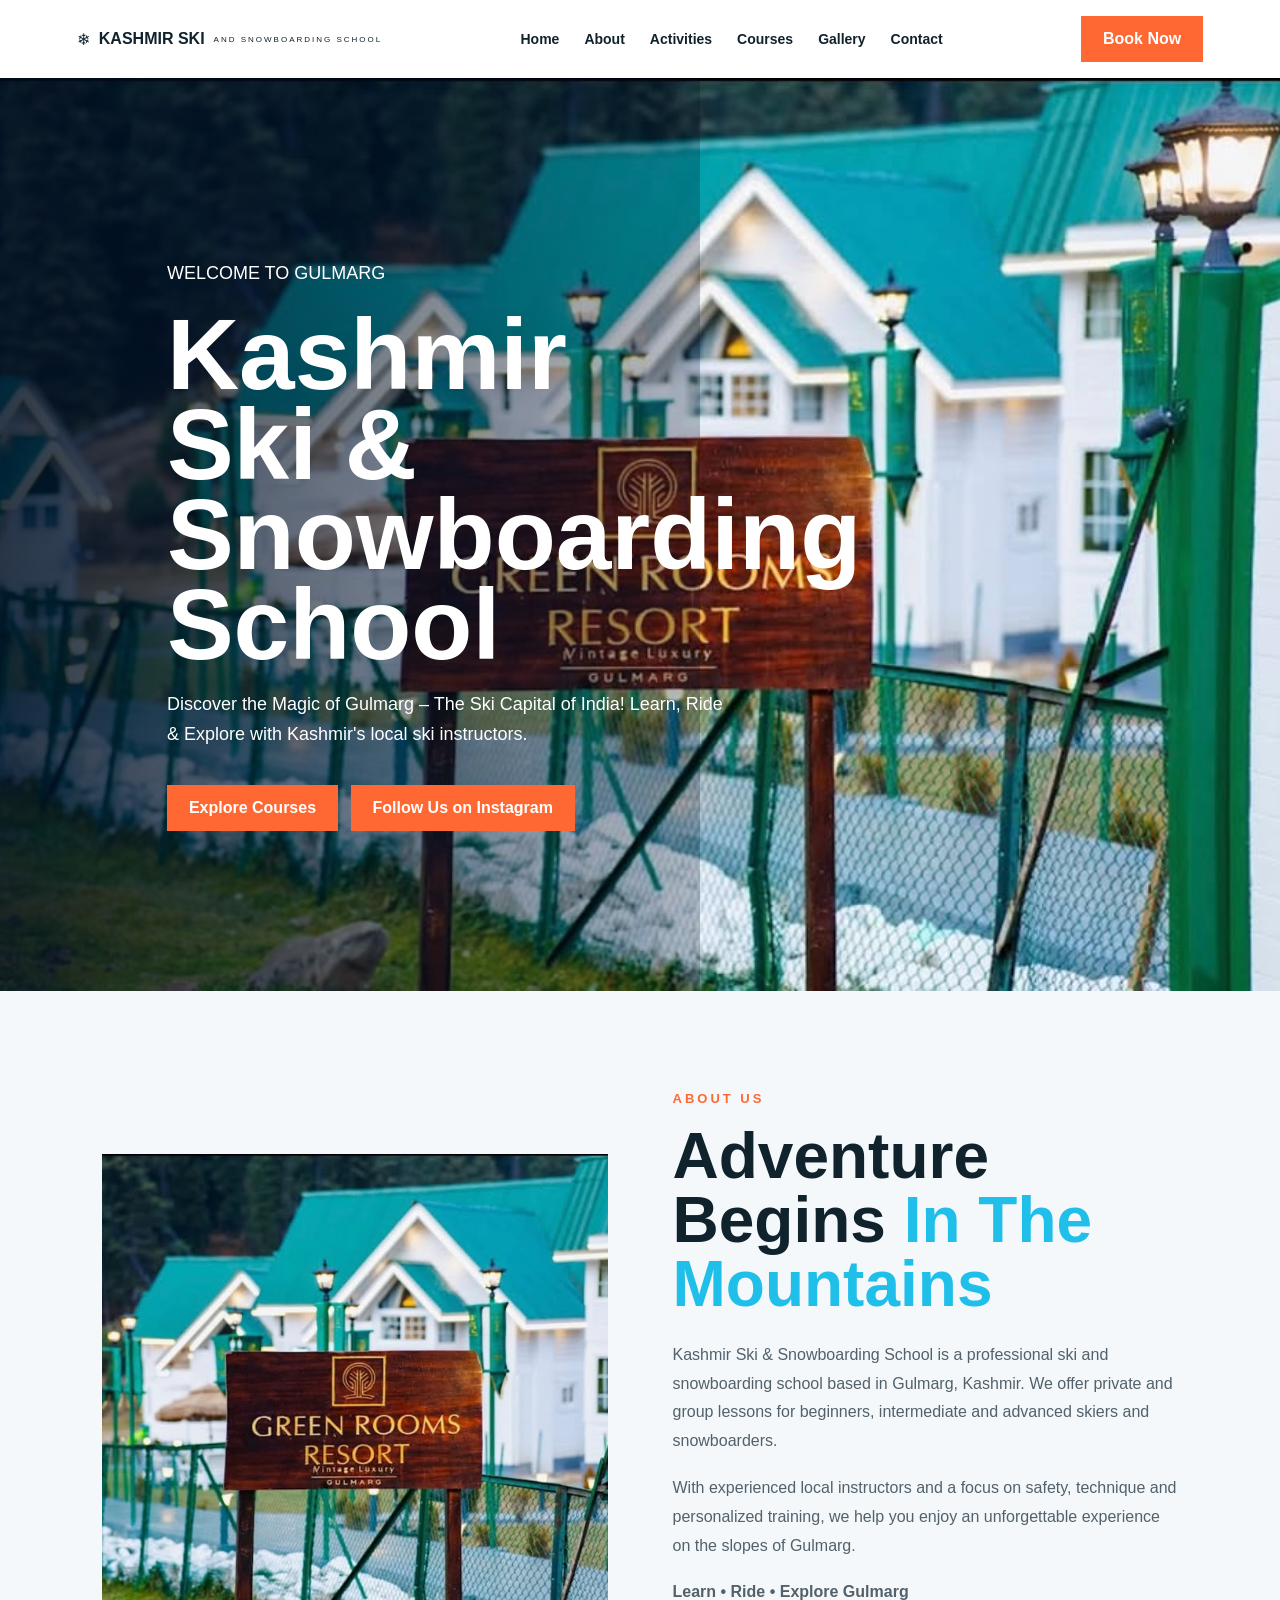
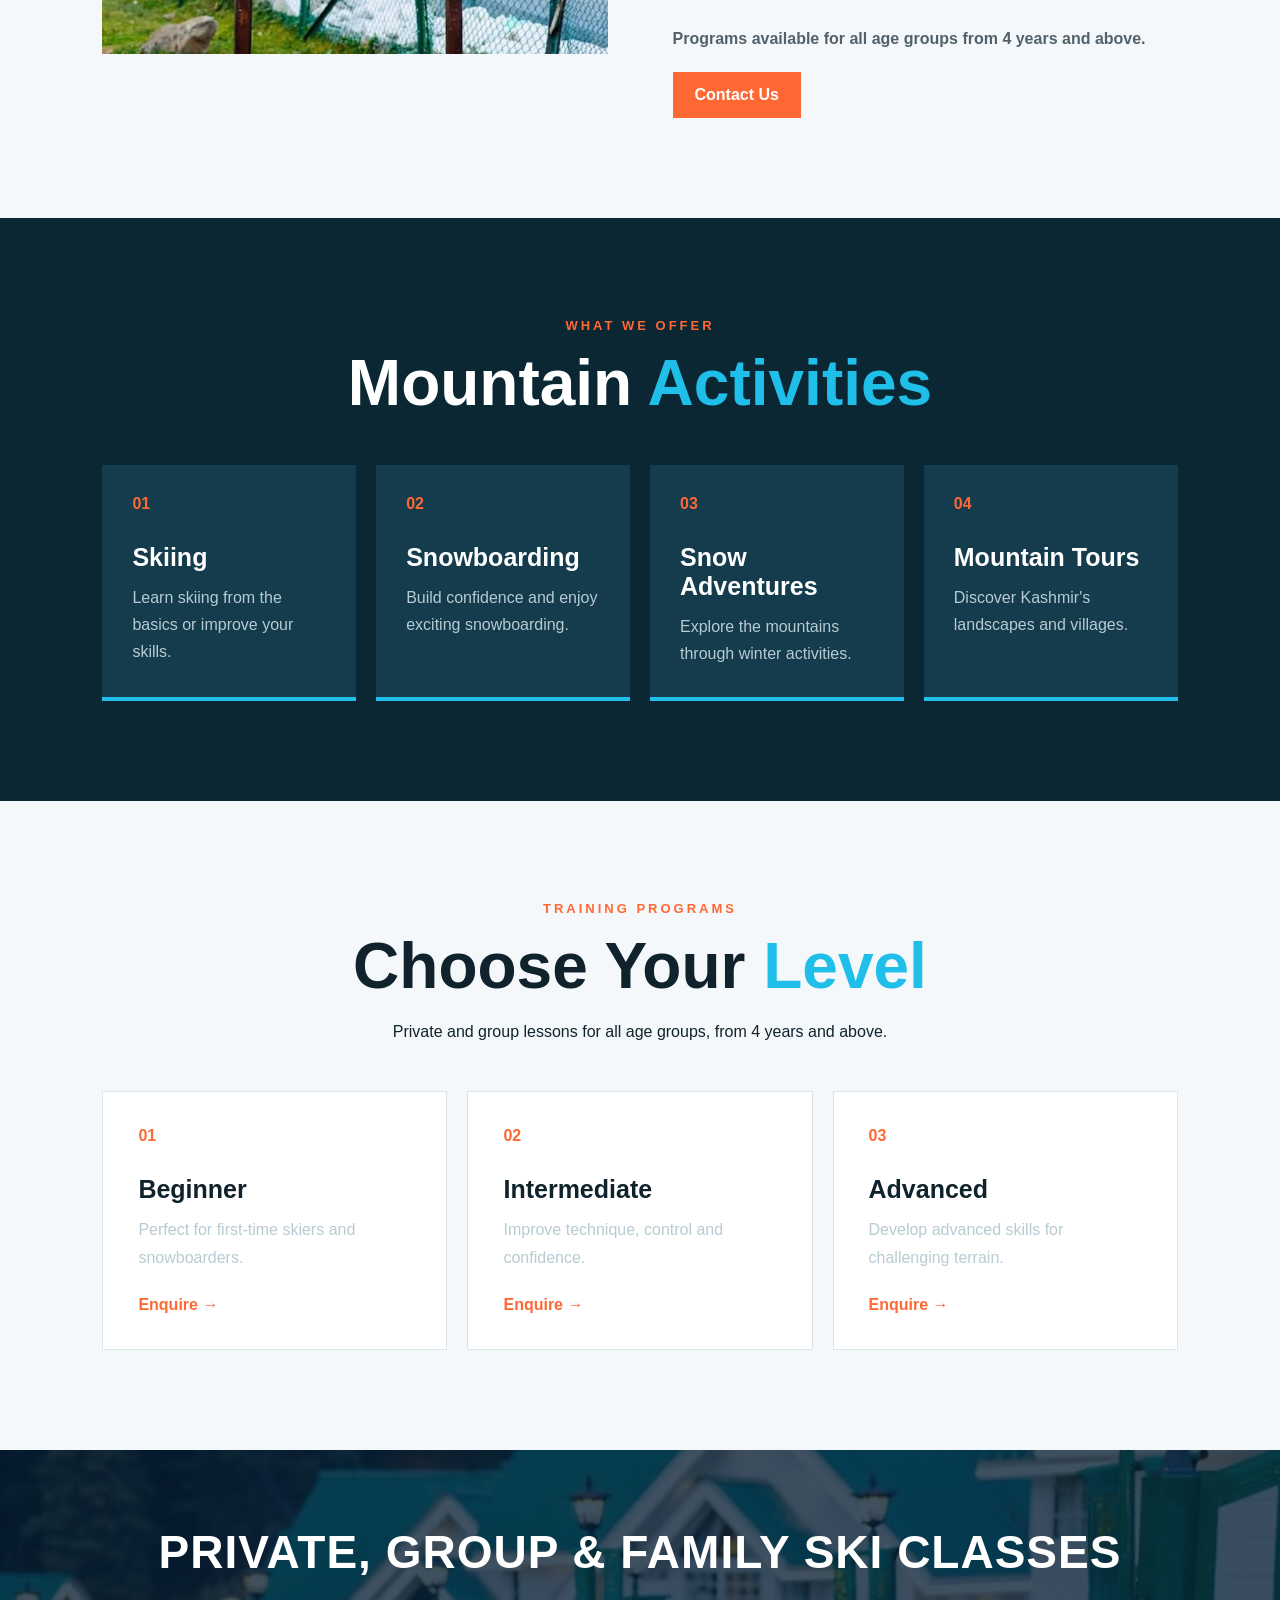
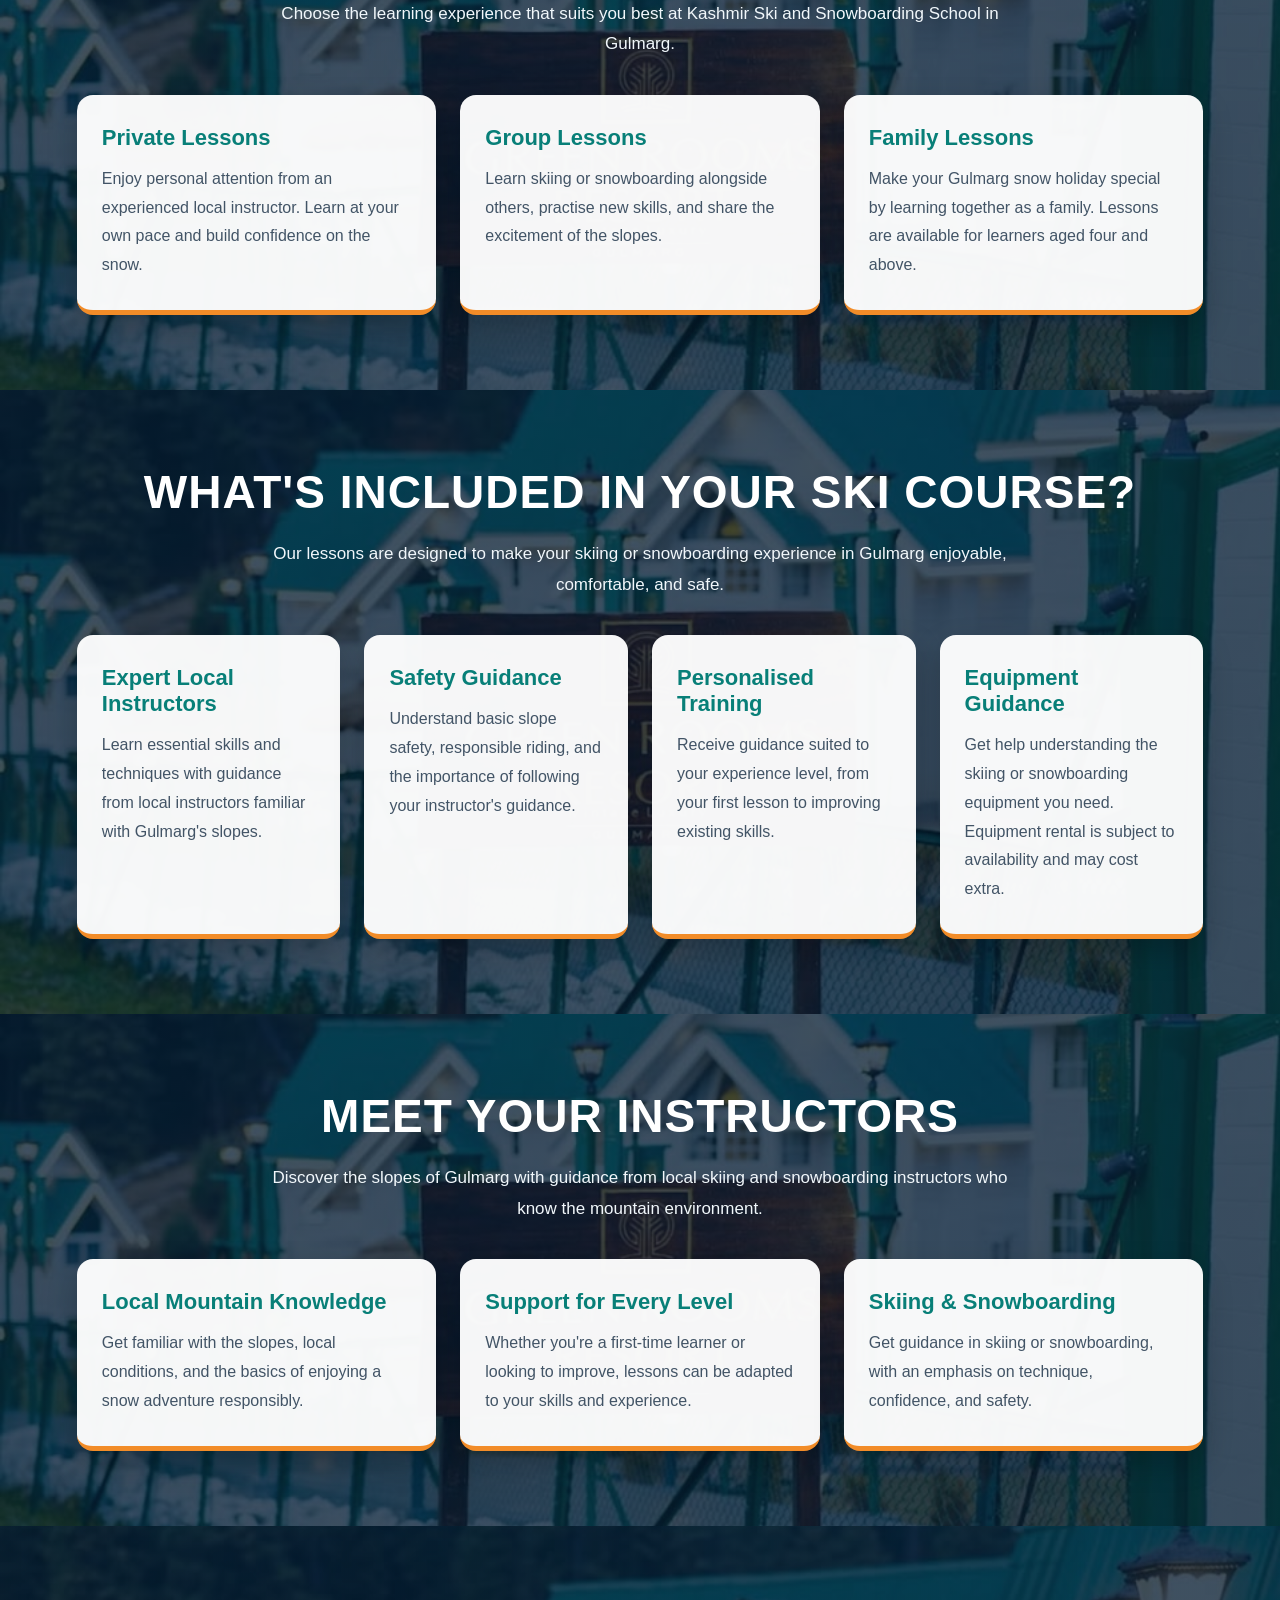
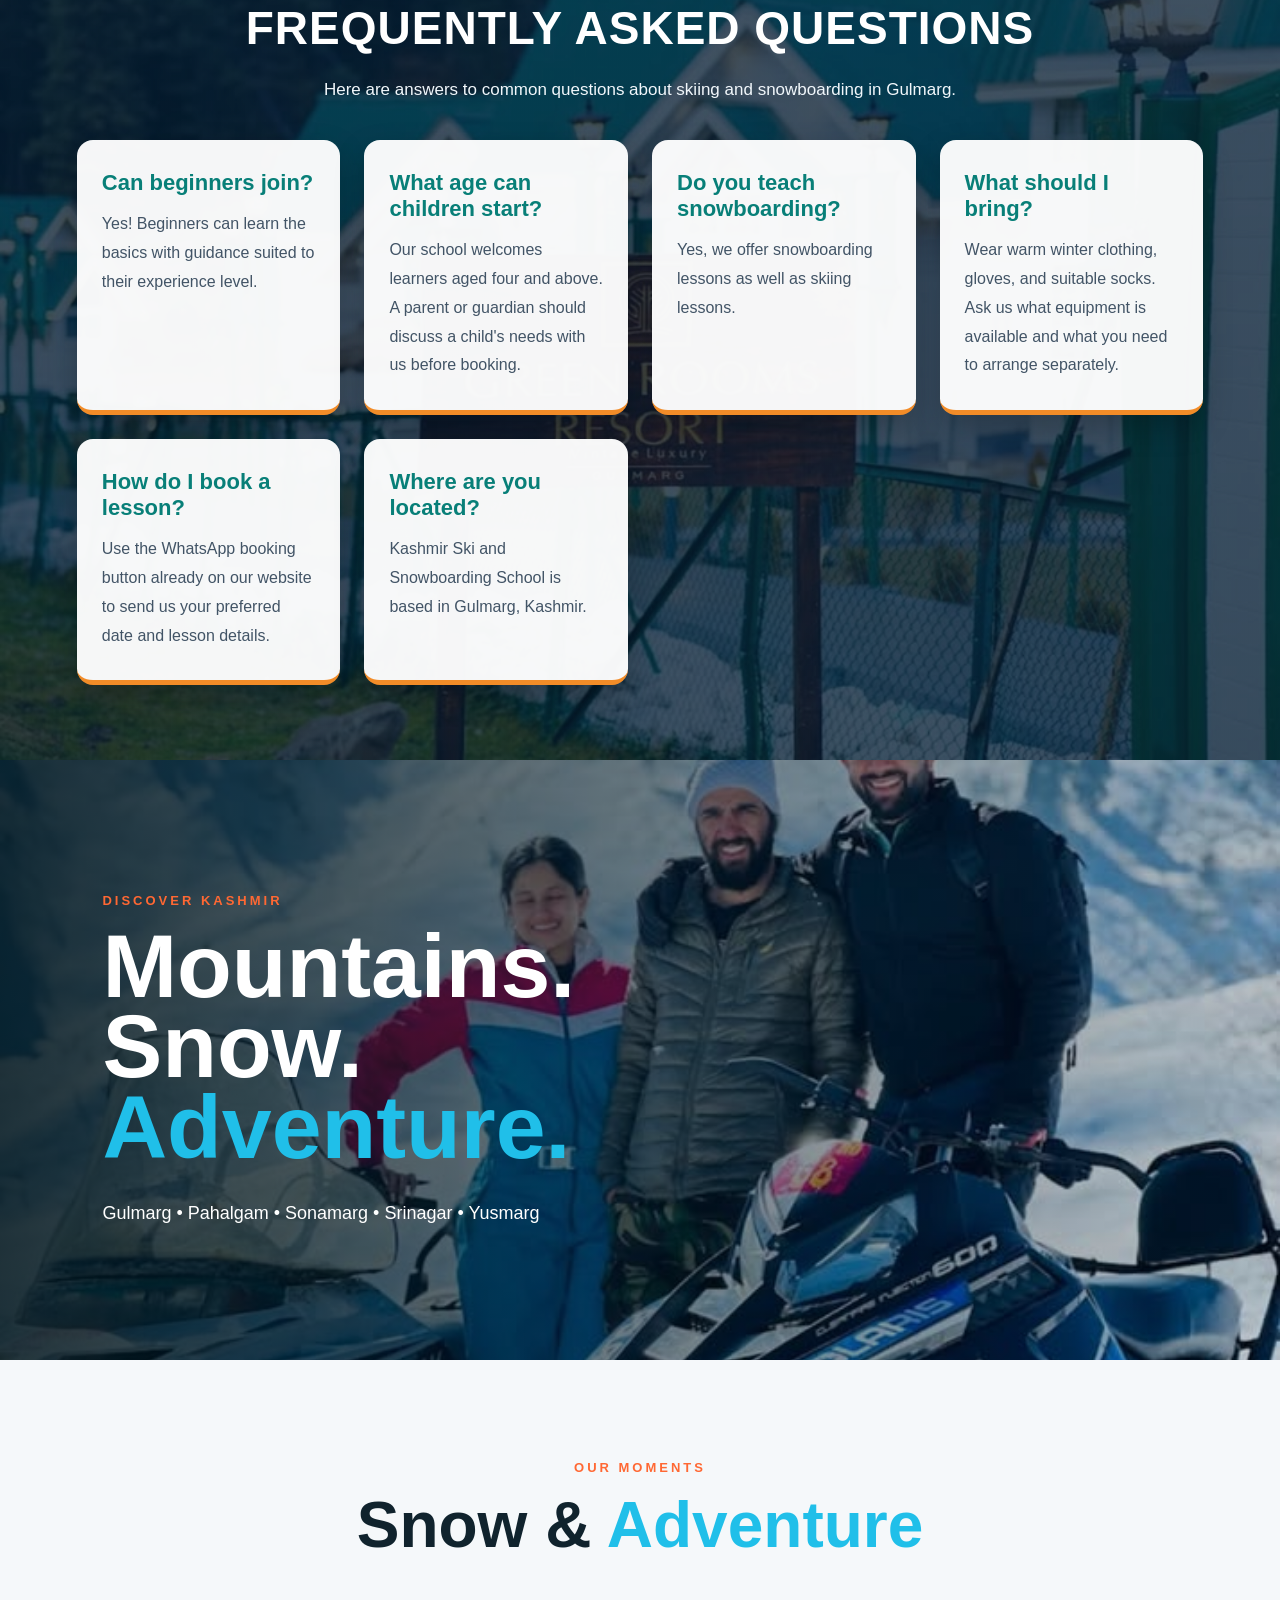
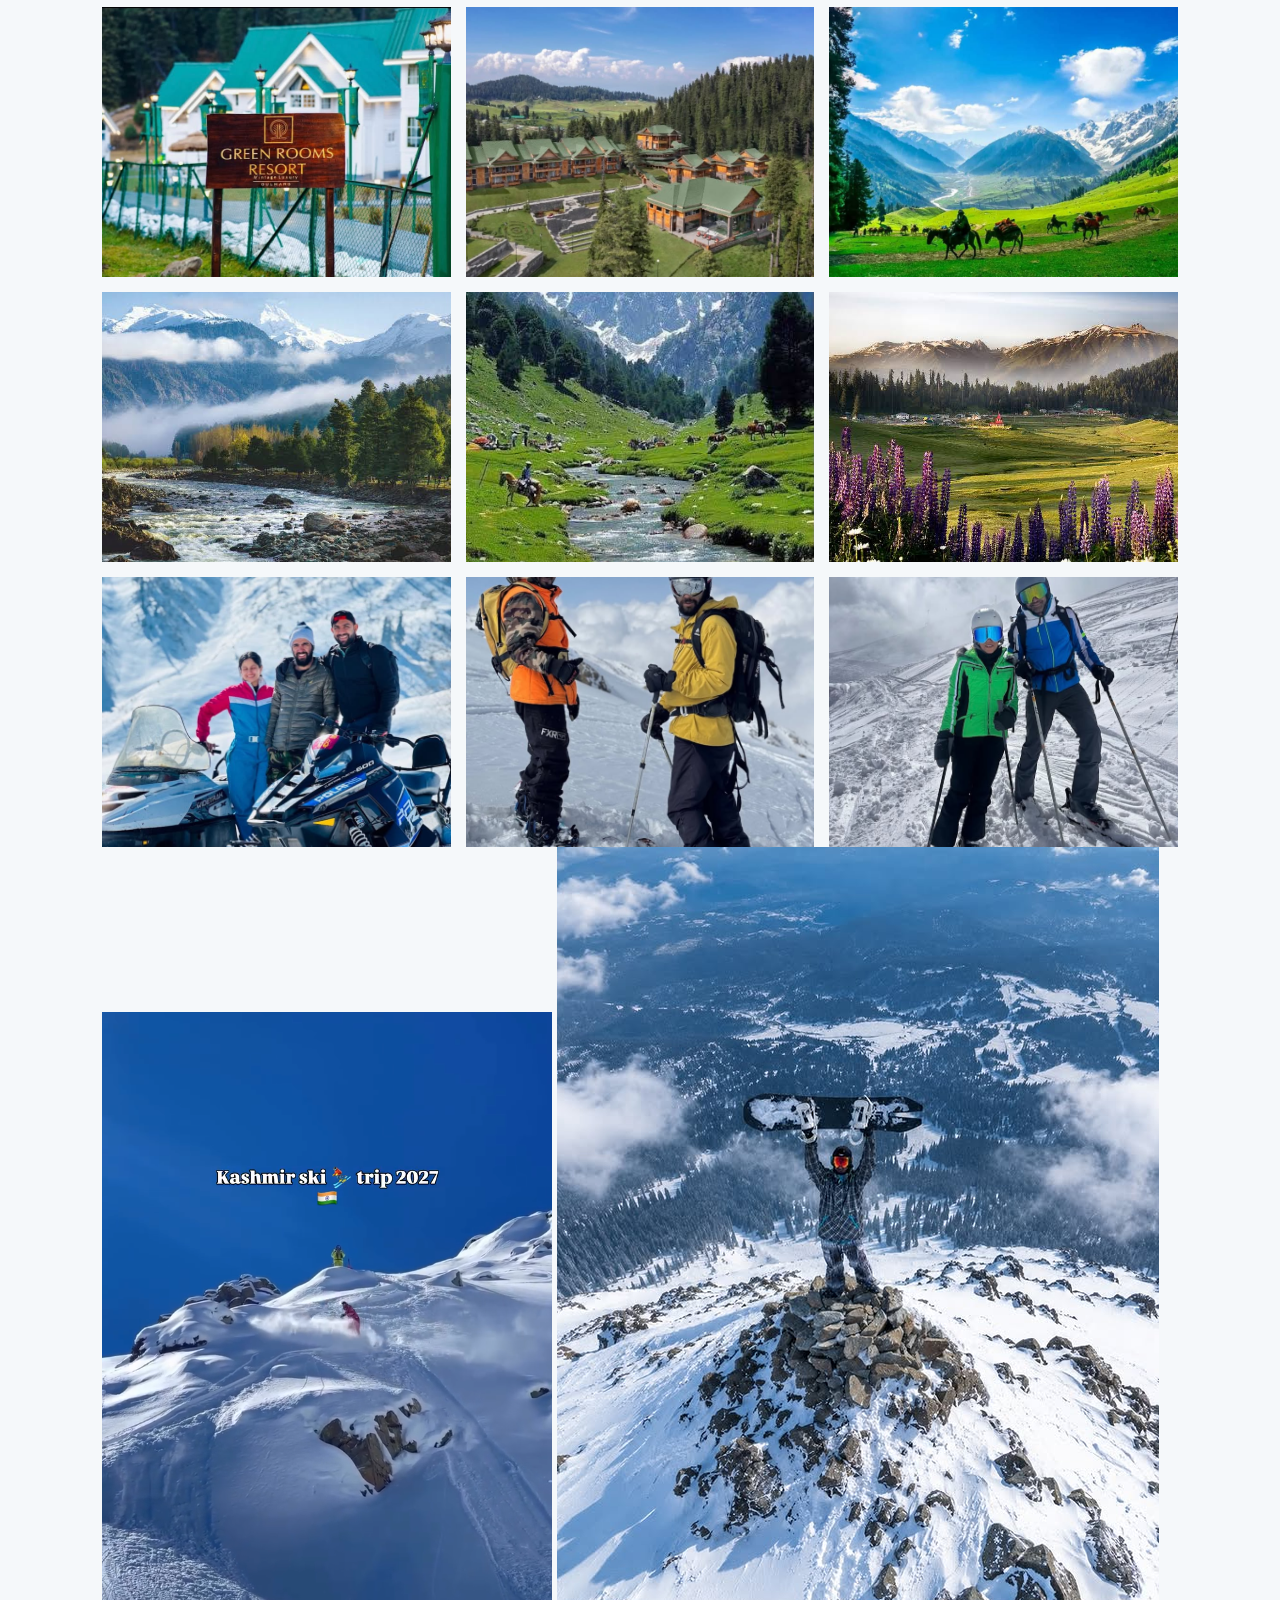
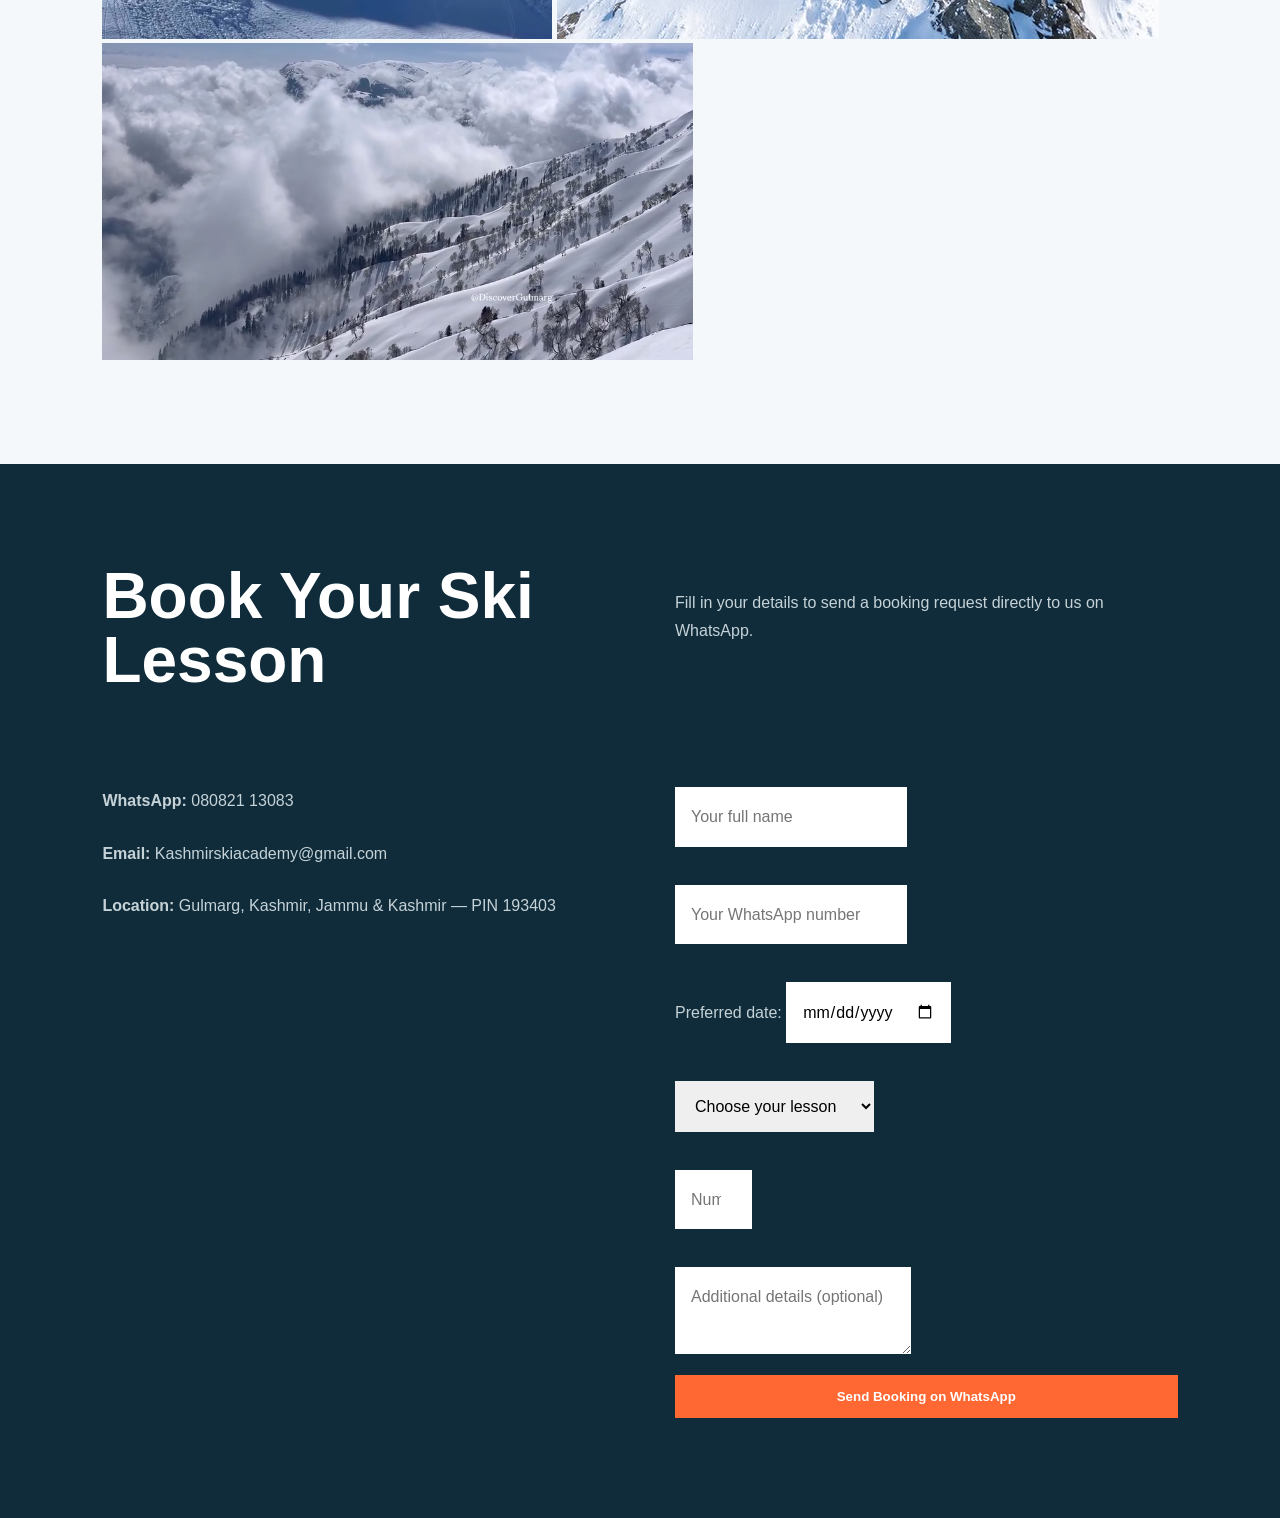
<file: index.html>
<!doctype html><html><head>
<meta property="og:type" content="website">
<meta property="og:title" content="Kashmir Ski and Snowboarding School">
<meta property="og:description" content="Learn to ski and snowboard in beautiful Gulmarg, Kashmir!">
<meta property="og:url" content="https://hashimmuzafar70-blip.github.io/kashmir-ski-and-snowboard-school/">
<meta property="og:image" content="https://hashimmuzafar70-blip.github.io/kashmir-ski-and-snowboard-school/assets/logo.png">
<meta name="twitter:card" content="summary_large_image"><meta charset="utf-8"><meta name="viewport" content="width=device-width,initial-scale=1"><title>Kashmir Ski and Snowboarding School</title><link rel="stylesheet" href="style.css"></head><body><header><div class="logo">❄ <b>KASHMIR SKI</b><small>AND SNOWBOARDING SCHOOL</small></div><nav><a href="#home">Home</a><a href="#about">About</a><a href="#activities">Activities</a><a href="#courses">Courses</a><a href="#gallery">Gallery</a><a href="#contact">Contact</a></nav><a class="btn" href="#contact">Book Now</a></header>
<section id="home" class="hero video-hero">
  <video class="hero-video"
         autoplay muted loop playsinline
         poster="assets/gallery-1.png"
         aria-hidden="true">
    <source src="assets/ski-background.mp4" type="video/mp4">
  </video>

  <div class="hero-overlay"></div>

  <div class="hero-content">
    <p class="hero-welcome">WELCOME TO GULMARG</p>
    <h1>Kashmir Ski &amp; Snowboarding School</h1>
    <p>
  Discover the Magic of Gulmarg – The Ski Capital of India!
  Learn, Ride & Explore with Kashmir's local ski instructors.
</p>

    <a class="btn" href="#courses">Explore Courses</a>

    <a class="btn instagram-btn"
       href="https://www.instagram.com/kashmir_ski_snowboading_school/"
       target="_blank"
       rel="noopener noreferrer">
      Follow Us on Instagram
    </a>
  </div>
</section>
<section id="about" class="split"><img src="assets/gallery-1.png"><div><p class="eyebrow">ABOUT US</p><h2>Adventure Begins <span>In The Mountains</span></h2><p>Kashmir Ski & Snowboarding School is a professional ski and snowboarding school based in Gulmarg, Kashmir. We offer private and group lessons for beginners, intermediate and advanced skiers and snowboarders.</p><p>With experienced local instructors and a focus on safety, technique and personalized training, we help you enjoy an unforgettable experience on the slopes of Gulmarg.</p><p><strong>Learn • Ride • Explore Gulmarg</strong></p><p><strong>Programs available for all age groups from 4 years and above.</strong></p><a class="btn" href="#contact">Contact Us</a></div></section><section id="activities" class="dark"><div class="heading"><p class="eyebrow">WHAT WE OFFER</p><h2>Mountain <span>Activities</span></h2></div><div class="cards"><article><b>01</b><h3>Skiing</h3><p>Learn skiing from the basics or improve your skills.</p></article><article><b>02</b><h3>Snowboarding</h3><p>Build confidence and enjoy exciting snowboarding.</p></article><article><b>03</b><h3>Snow Adventures</h3><p>Explore the mountains through winter activities.</p></article><article><b>04</b><h3>Mountain Tours</h3><p>Discover Kashmir's landscapes and villages.</p></article></div></section><section id="courses"><div class="heading"><p class="eyebrow">TRAINING PROGRAMS</p><h2>Choose Your <span>Level</span></h2><p>Private and group lessons for all age groups, from 4 years and above.</p></div><div class="courses"><article><b>01</b><h3>Beginner</h3><p>Perfect for first-time skiers and snowboarders.</p><a href="#contact">Enquire →</a></article><article><b>02</b><h3>Intermediate</h3><p>Improve technique, control and confidence.</p><a href="#contact">Enquire →</a></article><article><b>03</b><h3>Advanced</h3><p>Develop advanced skills for challenging terrain.</p><a href="#contact">Enquire →</a></article></div></section>
  <section id="lesson-types" class="section info-section">
  <div class="container">
    <h2>Private, Group &amp; Family Ski Classes</h2>
    <p>Choose the learning experience that suits you best at Kashmir Ski and Snowboarding School in Gulmarg.</p>

    <div class="course-grid">
      <div class="course-card">
        <h3>Private Lessons</h3>
        <p>Enjoy personal attention from an experienced local instructor. Learn at your own pace and build confidence on the snow.</p>
      </div>

      <div class="course-card">
        <h3>Group Lessons</h3>
        <p>Learn skiing or snowboarding alongside others, practise new skills, and share the excitement of the slopes.</p>
      </div>

      <div class="course-card">
        <h3>Family Lessons</h3>
        <p>Make your Gulmarg snow holiday special by learning together as a family. Lessons are available for learners aged four and above.</p>
      </div>
    </div>
  </div>
</section>

<section id="course-includes" class="section info-section">
  <div class="container">
    <h2>What's Included in Your Ski Course?</h2>
    <p>Our lessons are designed to make your skiing or snowboarding experience in Gulmarg enjoyable, comfortable, and safe.</p>

    <div class="course-grid">
      <div class="course-card">
        <h3>Expert Local Instructors</h3>
        <p>Learn essential skills and techniques with guidance from local instructors familiar with Gulmarg's slopes.</p>
      </div>

      <div class="course-card">
        <h3>Safety Guidance</h3>
        <p>Understand basic slope safety, responsible riding, and the importance of following your instructor's guidance.</p>
      </div>

      <div class="course-card">
        <h3>Personalised Training</h3>
        <p>Receive guidance suited to your experience level, from your first lesson to improving existing skills.</p>
      </div>

      <div class="course-card">
        <h3>Equipment Guidance</h3>
        <p>Get help understanding the skiing or snowboarding equipment you need. Equipment rental is subject to availability and may cost extra.</p>
      </div>
    </div>
  </div>
</section>

<section id="instructors" class="section info-section">
  <div class="container">
    <h2>Meet Your Instructors</h2>
    <p>Discover the slopes of Gulmarg with guidance from local skiing and snowboarding instructors who know the mountain environment.</p>

    <div class="course-grid">
      <div class="course-card">
        <h3>Local Mountain Knowledge</h3>
        <p>Get familiar with the slopes, local conditions, and the basics of enjoying a snow adventure responsibly.</p>
      </div>

      <div class="course-card">
        <h3>Support for Every Level</h3>
        <p>Whether you're a first-time learner or looking to improve, lessons can be adapted to your skills and experience.</p>
      </div>

      <div class="course-card">
        <h3>Skiing &amp; Snowboarding</h3>
        <p>Get guidance in skiing or snowboarding, with an emphasis on technique, confidence, and safety.</p>
      </div>
    </div>
  </div>
</section>

<section id="faqs" class="section info-section">
  <div class="container">
    <h2>Frequently Asked Questions</h2>
    <p>Here are answers to common questions about skiing and snowboarding in Gulmarg.</p>

    <div class="course-grid">
      <div class="course-card">
        <h3>Can beginners join?</h3>
        <p>Yes! Beginners can learn the basics with guidance suited to their experience level.</p>
      </div>

      <div class="course-card">
        <h3>What age can children start?</h3>
        <p>Our school welcomes learners aged four and above. A parent or guardian should discuss a child's needs with us before booking.</p>
      </div>

      <div class="course-card">
        <h3>Do you teach snowboarding?</h3>
        <p>Yes, we offer snowboarding lessons as well as skiing lessons.</p>
      </div>

      <div class="course-card">
        <h3>What should I bring?</h3>
        <p>Wear warm winter clothing, gloves, and suitable socks. Ask us what equipment is available and what you need to arrange separately.</p>
      </div>

      <div class="course-card">
        <h3>How do I book a lesson?</h3>
        <p>Use the WhatsApp booking button already on our website to send us your preferred date and lesson details.</p>
      </div>

      <div class="course-card">
        <h3>Where are you located?</h3>
        <p>Kashmir Ski and Snowboarding School is based in Gulmarg, Kashmir.</p>
      </div>
    </div>
  </div>
</section>
<section class="dest"><div><p class="eyebrow">DISCOVER KASHMIR</p><h2>Mountains.<br>Snow.<br><span>Adventure.</span></h2><p>Gulmarg • Pahalgam • Sonamarg • Srinagar • Yusmarg</p></div></section><section id="gallery"><div class="heading"><p class="eyebrow">OUR MOMENTS</p><h2>Snow & <span>Adventure</span></h2></div><div class="gallery"><img src="assets/gallery-1.png" alt="Kashmir skiing and snowboarding"><img src="assets/gallery-2.png" alt="Kashmir skiing and snowboarding"><img src="assets/gallery-3.png" alt="Kashmir skiing and snowboarding"><img src="assets/gallery-4.png" alt="Kashmir skiing and snowboarding"><img src="assets/gallery-5.png" alt="Kashmir skiing and snowboarding"><img src="assets/gallery-6.png" alt="Kashmir skiing and snowboarding"><img src="assets/gallery-7.png" alt="Kashmir skiing and snowboarding"><img src="assets/gallery-8.png" alt="Kashmir skiing and snowboarding"><img src="assets/gallery-9.png" alt="Kashmir skiing and snowboarding"></div>
<img src="assets/skiing-action-1.png" alt="Skiing on a snowy mountain">
<img src="assets/snowboarding-gulmarg.png" alt="Snowboarding in Gulmarg">
<img src="assets/winter-mountains.png" alt="Snowy mountain landscape">
</section>
<!-- WHATSAPP BOOKING FORM -->
<section id="booking" class="contact">
  <h2>Book Your Ski Lesson</h2>
  <p>Fill in your details to send a booking request directly to us on WhatsApp.</p>
  <div class="booking-contact-details">
  <p><strong>WhatsApp:</strong> 080821 13083</p>
  <p><strong>Email:</strong> Kashmirskiacademy@gmail.com</p>
  <p><strong>Location:</strong> Gulmarg, Kashmir, Jammu &amp; Kashmir — PIN 193403</p>
</div>

  <form id="bookingForm">
    <p><input name="customerName" placeholder="Your full name" required></p>
    <p><input name="customerPhone" type="tel" placeholder="Your WhatsApp number" required></p>
    <p><label for="bookingDate">Preferred date:</label>
    <input id="bookingDate" name="date" type="date" required></p>

    <p><select name="lesson" required>
      <option value="">Choose your lesson</option>
      <option>Skiing - Beginner</option>
      <option>Skiing - Intermediate</option>
      <option>Skiing - Advanced</option>
      <option>Snowboarding</option>
    </select></p>

    <p><input name="people" type="number" min="1" max="20" placeholder="Number of people" required></p>
    <p><textarea name="message" placeholder="Additional details (optional)"></textarea></p>

    <button type="submit">Send Booking on WhatsApp</button>
  </form>
</section>

<script>
document.getElementById("bookingForm").addEventListener("submit", function(event) {
  event.preventDefault();
  const f = this;
  const message = `New booking request - Kashmir Ski and Snowboarding School
Name: ${f.elements["customerName"].value}
Customer WhatsApp: ${f.elements["customerPhone"].value}
Preferred date: ${f.elements["date"].value}
Lesson: ${f.elements["lesson"].value}
People: ${f.elements["people"].value}
Details: ${f.elements["message"].value}`;

  window.open("https://wa.me/918082113083?text=" + encodeURIComponent(message), "_blank");
});
</script>
<!-- END WHATSAPP BOOKING FORM -->
</body></html>
</file>
<file: style.css>
*{box-sizing:border-box;margin:0;padding:0}html{scroll-behavior:smooth}body{font-family:Arial,sans-serif;color:#10232d;background:#f5f8fa}a{text-decoration:none;color:inherit}header{height:78px;background:#fff;display:flex;align-items:center;justify-content:space-between;padding:0 6%;position:sticky;top:0;z-index:10;box-shadow:0 2px 18px #0001}.logo{display:flex;gap:9px;align-items:center}.logo small{display:block;font-size:8px;letter-spacing:2px}.logo b{display:block}nav{display:flex;gap:25px;font-weight:bold;font-size:14px}.btn,button{background:#ff6833;color:#fff;padding:14px 22px;font-weight:bold;border:0;display:inline-block}.hero{min-height:650px;padding:90px 8%;display:flex;align-items:center;color:#fff;background:linear-gradient(90deg,#00151dcc,#00151d33),url('assets/gallery-2.png') center/cover}.hero div{max-width:700px}.hero p{font-size:18px;line-height:1.7;margin:20px 0}.hero h1{font-size:clamp(55px,8vw,100px);line-height:.9}.hero h1 span,h2 span{color:#20bfe9}.hero .btn{margin-top:15px}.split{padding:100px 8%;display:grid;grid-template-columns:1fr 1fr;gap:65px;align-items:center}.split img{width:100%;height:500px;object-fit:cover}.eyebrow{color:#ff6833;font-weight:bold;letter-spacing:3px;font-size:13px;margin-bottom:18px}.split h2,.heading h2{font-size:clamp(40px,5vw,65px);line-height:1;margin-bottom:25px}.split p:not(.eyebrow){line-height:1.8;color:#52616b;margin:18px 0}.dark{background:#0b2734;color:#fff;padding:100px 8%}.heading{text-align:center;margin-bottom:50px}.cards,.courses{display:grid;grid-template-columns:repeat(4,1fr);gap:20px}.cards article{background:#143c4d;padding:30px;min-height:220px;border-bottom:4px solid #20bfe9}.cards b,.courses b{color:#ff6833}.cards h3,.courses h3{font-size:25px;margin:30px 0 12px}.cards p,.courses p{line-height:1.7;color:#b7cbd2}#courses,#gallery{padding:100px 8%}.courses{grid-template-columns:repeat(3,1fr)}.courses article{background:#fff;padding:35px;border:1px solid #dce5e9}.courses a{display:inline-block;margin-top:25px;color:#ff6833;font-weight:bold}.dest{min-height:600px;padding:90px 8%;display:flex;align-items:center;color:#fff;background:linear-gradient(90deg,#00151ddd,#00151d33),url('assets/gallery-7.png') center/cover}.dest h2{font-size:clamp(50px,7vw,90px);line-height:.9;margin-bottom:30px}.dest p:not(.eyebrow){font-size:18px;line-height:1.7}.gallery{display:grid;grid-template-columns:repeat(3,1fr);gap:15px}.gallery img{width:100%;height:270px;object-fit:cover;transition:.25s}.gallery img:hover{transform:scale(1.03)}.contact{padding:100px 8%;background:#102c3a;color:#fff;display:grid;grid-template-columns:1fr 1fr;gap:70px}.contact h2{font-size:clamp(40px,5vw,65px);line-height:1}.contact p:not(.eyebrow){margin-top:25px;line-height:1.7;color:#c5d3d8}.contact form{display:flex;flex-direction:column;gap:13px}.contact input,.contact select,.contact textarea{padding:16px;border:0;font:inherit}.contact button{cursor:pointer}footer{text-align:center;background:#07171f;color:#fff;padding:45px 8%}footer p{color:#9fb1b8;margin-top:14px}@media(max-width:900px){nav{display:none}.split,.contact{grid-template-columns:1fr}.cards{grid-template-columns:repeat(2,1fr)}.gallery{grid-template-columns:repeat(2,1fr)}}@media(max-width:600px){.cards,.courses,.gallery{grid-template-columns:1fr}.book-btn{display:none}.hero{min-height:570px}}
.video-hero {
  position: relative;
  isolation: isolate;
  overflow: hidden;
  min-height: 80vh;
  display: flex;
  align-items: center;
}

.hero-video {
  position: absolute;
  inset: 0;
  width: 100%;
  height: 100%;
  object-fit: cover;
  z-index: -2;
}

.hero-overlay {
  position: absolute;
  inset: 0;
  background: linear-gradient(
    90deg,
    rgba(0, 15, 35, 0.82),
    rgba(0, 15, 35, 0.25)
  );
  z-index: -1;
}

.hero-content {
  position: relative;
  width: 100%;
  padding: 70px 6%;
  color: white;
}

.hero-content h1,
.hero-content p {
  color: white;
}

.instagram-btn {
  display: inline-block;
  margin: 12px 0 0 8px;
}

@media (max-width: 600px) {
  .video-hero {
    min-height: 70vh;
  }

  .hero-content {
    padding: 45px 6%;
  }

  .instagram-btn {
    margin-left: 0;
  }
}


/* Attractive information sections */
.info-section {
  padding: 65px 6%;
  background: #f8f6ef;
  color: #12365b;
}

.info-section h2 {
  font-size: clamp(28px, 4vw, 42px);
  font-weight: 900;
  text-transform: uppercase;
  color: #008f7a;
  margin-bottom: 25px;
}

.info-card {
  background: white;
  padding: 28px;
  margin: 20px 0;
  border-radius: 18px;
  border: 1px solid #e1e7ec;
  box-shadow: 0 8px 24px rgba(0, 30, 60, 0.10);
}

.info-card h3 {
  color: #008f7a;
  font-size: 23px;
  font-weight: 800;
  margin-bottom: 12px;
}

.info-card p,
.info-card li {
  font-size: 17px;
  line-height: 1.8;
}

@media (max-width: 600px) {
  .info-section {
    padding: 42px 6%;
  }

  .info-card {
    padding: 20px;
  }
}

/* Premium ski-school information sections */
.info-section {
  padding: 75px 6%;
  background:
    linear-gradient(rgba(5, 28, 49, 0.76), rgba(5, 28, 49, 0.76)),
    url("assets/gallery-1.png") center/cover no-repeat;
  color: #ffffff;
}

.info-section h2 {
  color: #ffffff;
  font-size: clamp(30px, 4vw, 46px);
  font-weight: 900;
  text-align: center;
  text-transform: uppercase;
  letter-spacing: 1px;
  margin-bottom: 20px;
}

.info-section > .container > p {
  max-width: 760px;
  margin: 0 auto 35px;
  text-align: center;
  color: #f1f7fb;
  font-size: 17px;
  line-height: 1.8;
}

.info-section .course-grid {
  display: grid;
  grid-template-columns: repeat(auto-fit, minmax(230px, 1fr));
  gap: 24px;
}

.info-section .course-card {
  background: rgba(255, 255, 255, 0.96);
  color: #18344c;
  padding: 30px 25px;
  border-radius: 16px;
  border-bottom: 5px solid #f28c28;
  box-shadow: 0 12px 30px rgba(0, 0, 0, 0.22);
  transition: transform 0.25s ease, box-shadow 0.25s ease;
}

.info-section .course-card:hover {
  transform: translateY(-7px);
  box-shadow: 0 18px 38px rgba(0, 0, 0, 0.3);
}

.info-section .course-card h3 {
  color: #087f78;
  font-size: 22px;
  font-weight: 850;
  margin-bottom: 14px;
}

.info-section .course-card p {
  color: #425466;
  font-size: 16px;
  line-height: 1.8;
}

@media (max-width: 600px) {
  .info-section {
    padding: 48px 5%;
  }
}
</file>
